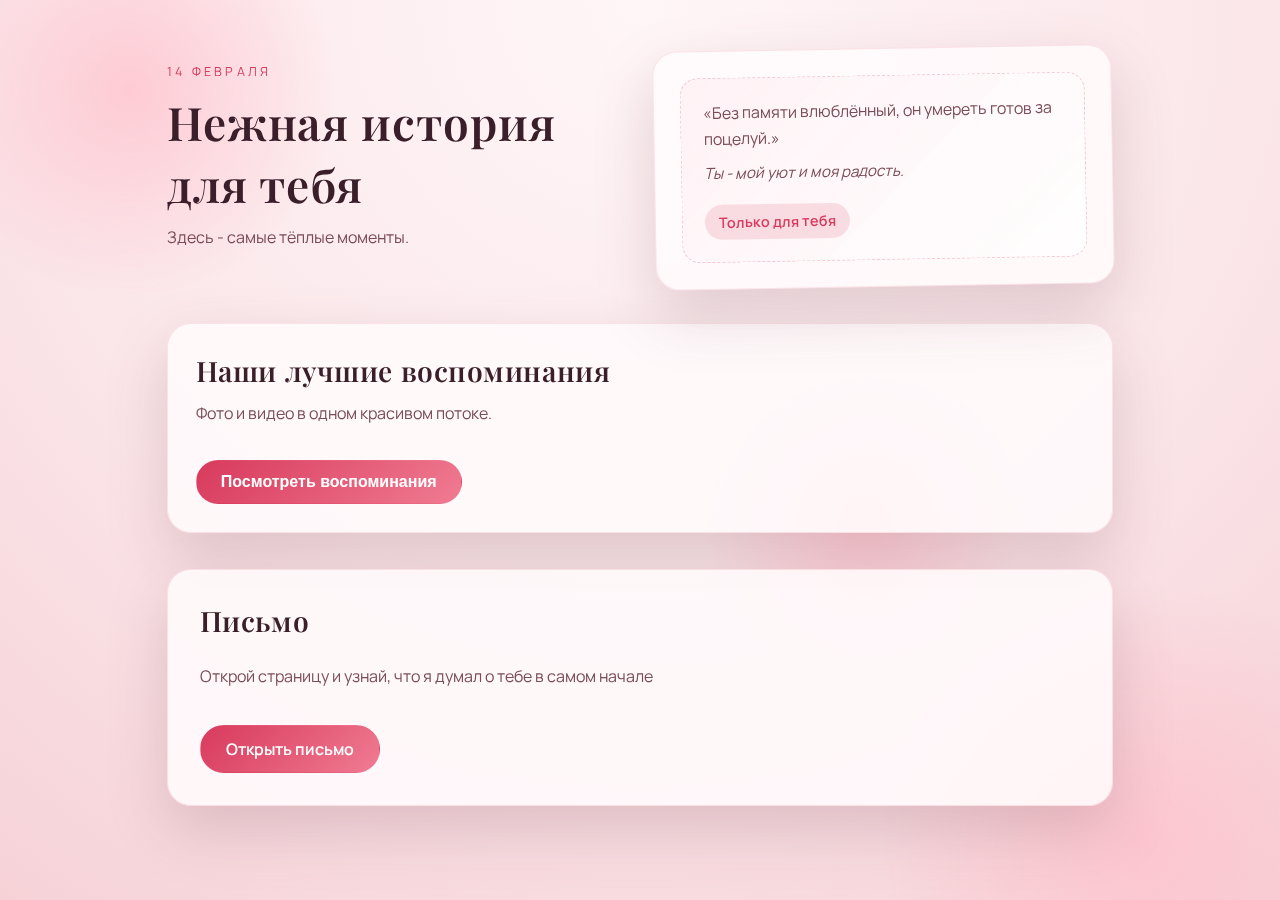
<file: index.html>
<!DOCTYPE html>
<html lang="ru">
<head>
  <meta charset="UTF-8" />
  <meta name="viewport" content="width=device-width, initial-scale=1.0" />
  <title>Приглашение на 14 февраля</title>
  <link rel="preconnect" href="https://fonts.googleapis.com" />
  <link rel="preconnect" href="https://fonts.gstatic.com" crossorigin />
  <link href="https://fonts.googleapis.com/css2?family=Manrope:wght@300;400;500;600;700&family=Playfair+Display:wght@500;600;700&display=swap" rel="stylesheet" />
  <link rel="stylesheet" href="style.css" />
</head>
<body>
  <div class="ambient">
    <span class="glow glow-1"></span>
    <span class="glow glow-2"></span>
    <span class="glow glow-3"></span>
  </div>

  <main class="app" id="app">
    <header class="hero">
      <div class="hero-text">
        <p class="eyebrow">14 февраля</p>
        <h1>Нежная история для тебя</h1>
        <p class="subtitle">
          Здесь - самые тёплые моменты.
        </p>
      </div>
      <div class="hero-card">
        <div class="hero-card-inner">
          <p class="card-text">«Без памяти влюблённый, он умереть готов за поцелуй.»</p>
          <p class="daily-note" id="daily-note"></p>
          <div class="stamp">Только для тебя</div>
        </div>
      </div>
    </header>

    <section class="memories">
      <div class="memories-head">
        <h2>Наши лучшие воспоминания</h2>
        <p>Фото и видео в одном красивом потоке.</p>
      </div>
      <button class="btn primary" id="open-reel-inline">Посмотреть воспоминания</button>
    </section>

    <section class="love-letter">
      <h2>Письмо</h2>
      <p>Открой страницу и узнай, что я думал о тебе в самом начале</p>
      <a class="btn primary" href="love.html">Открыть письмо</a>
    </section>
  </main>

  <div class="reel" id="reel" aria-hidden="true">
    <div class="reel-header">
      <div class="reel-title">Воспоминания</div>
      <button class="btn ghost" id="close-reel">Закрыть</button>
    </div>
    <div class="reel-progress">
      <div class="reel-progress-bar" id="reel-progress-bar"></div>
    </div>
    <div class="reel-track" id="reel-track"></div>
    <div class="reel-hint" id="reel-hint">Листай вниз</div>
  </div>

  <script src="script.js"></script>
</body>
</html>
</file>
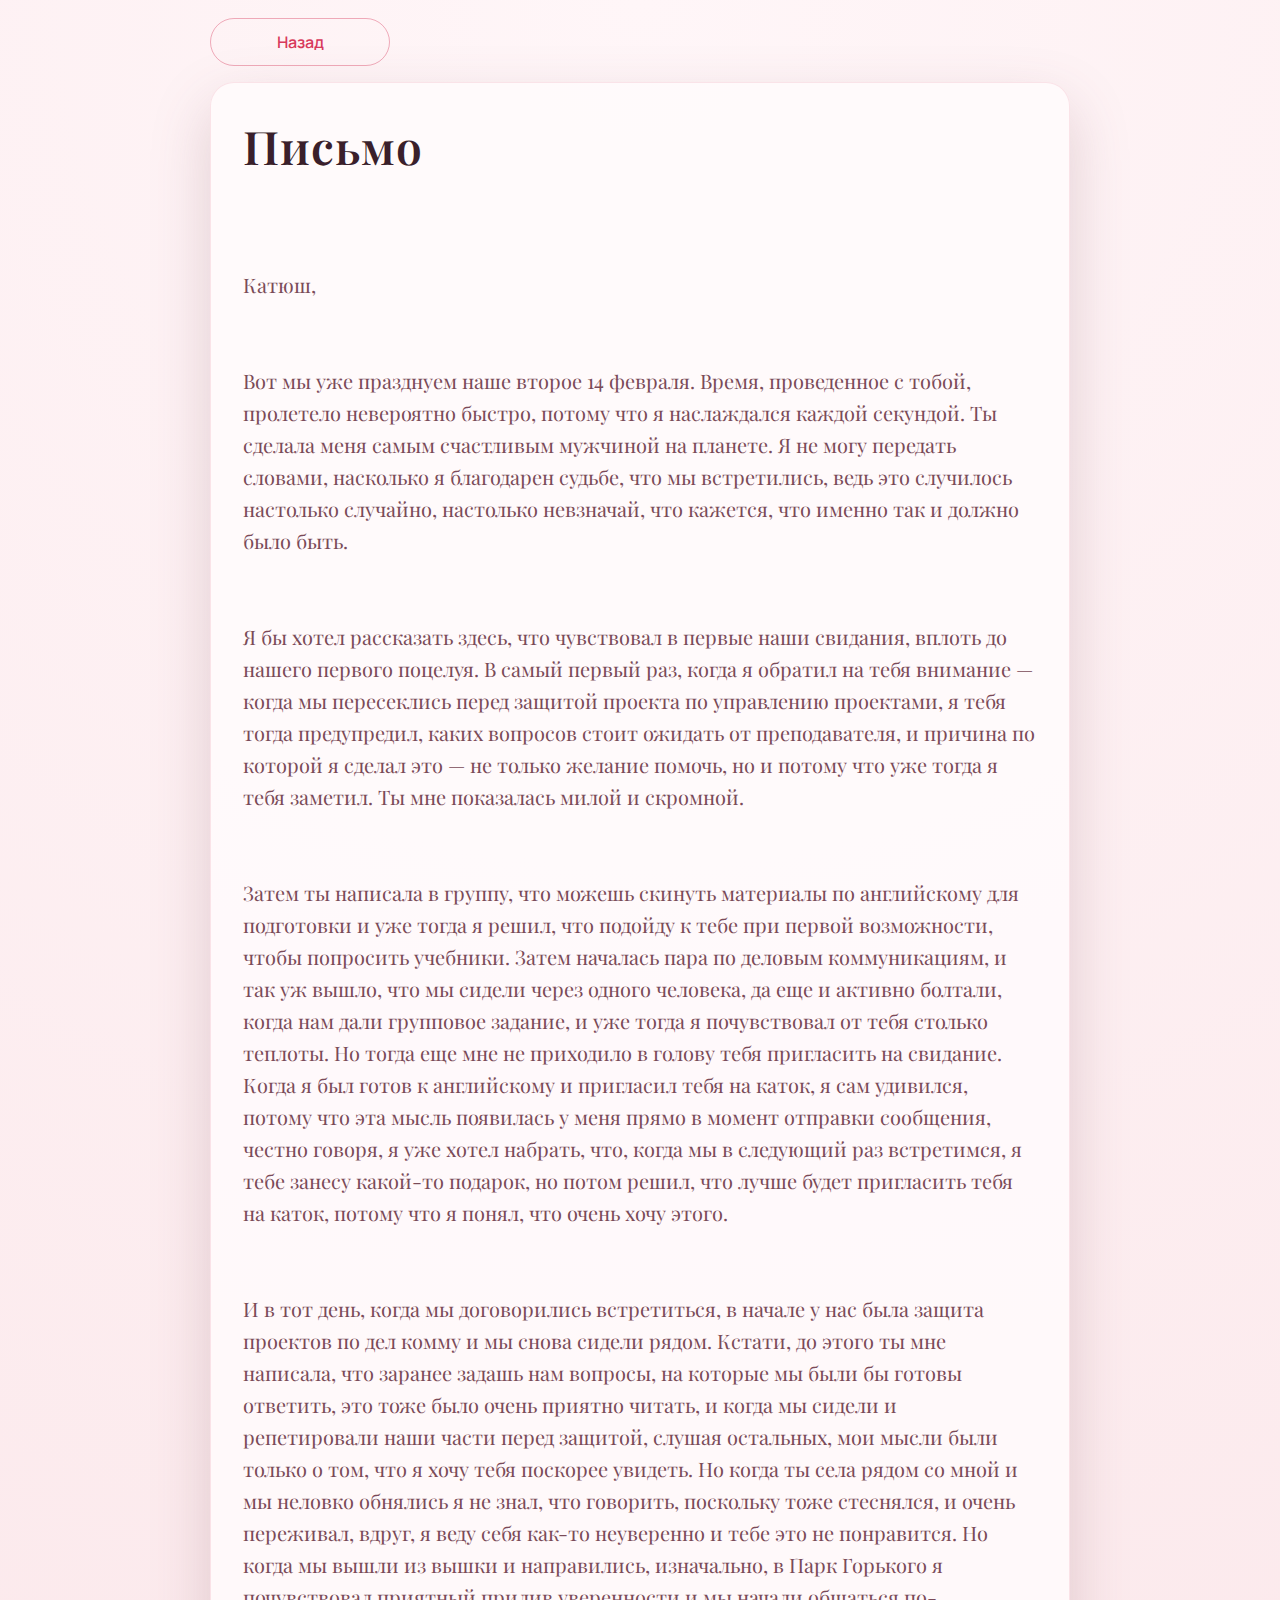
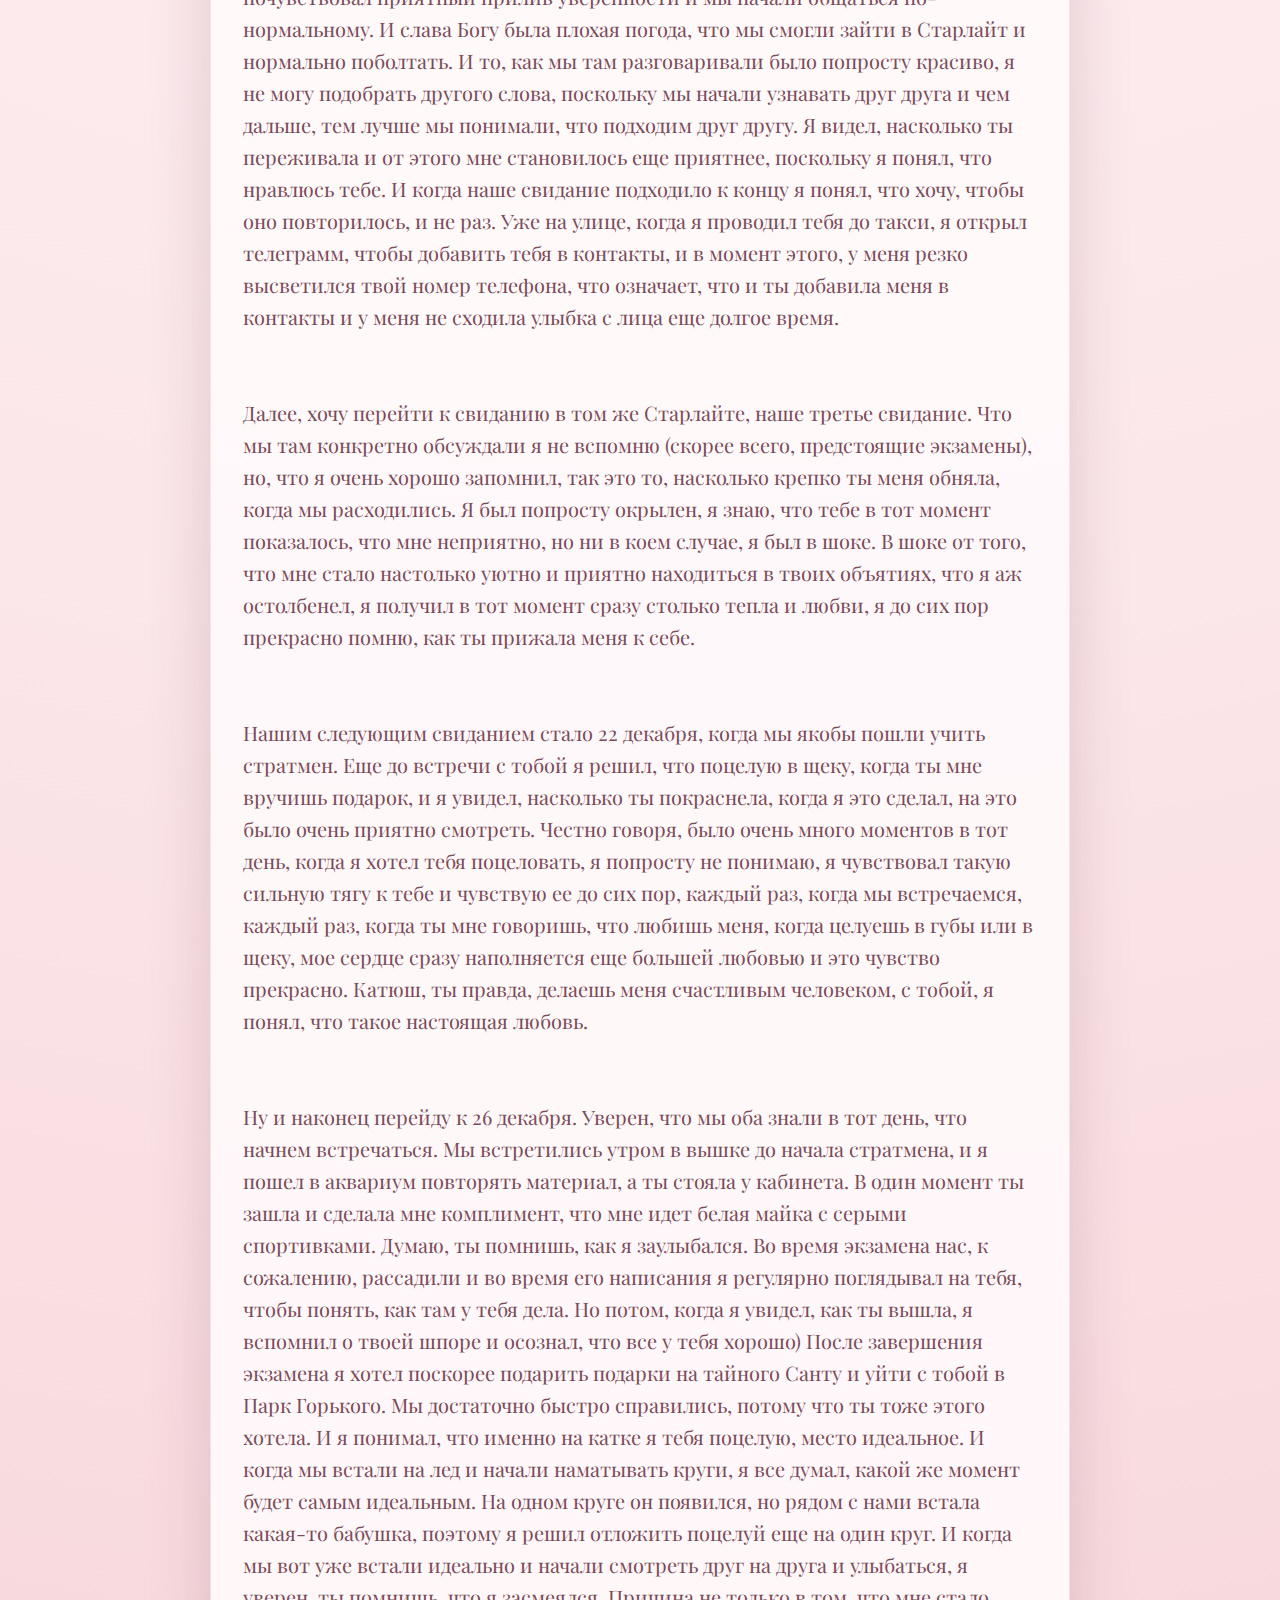
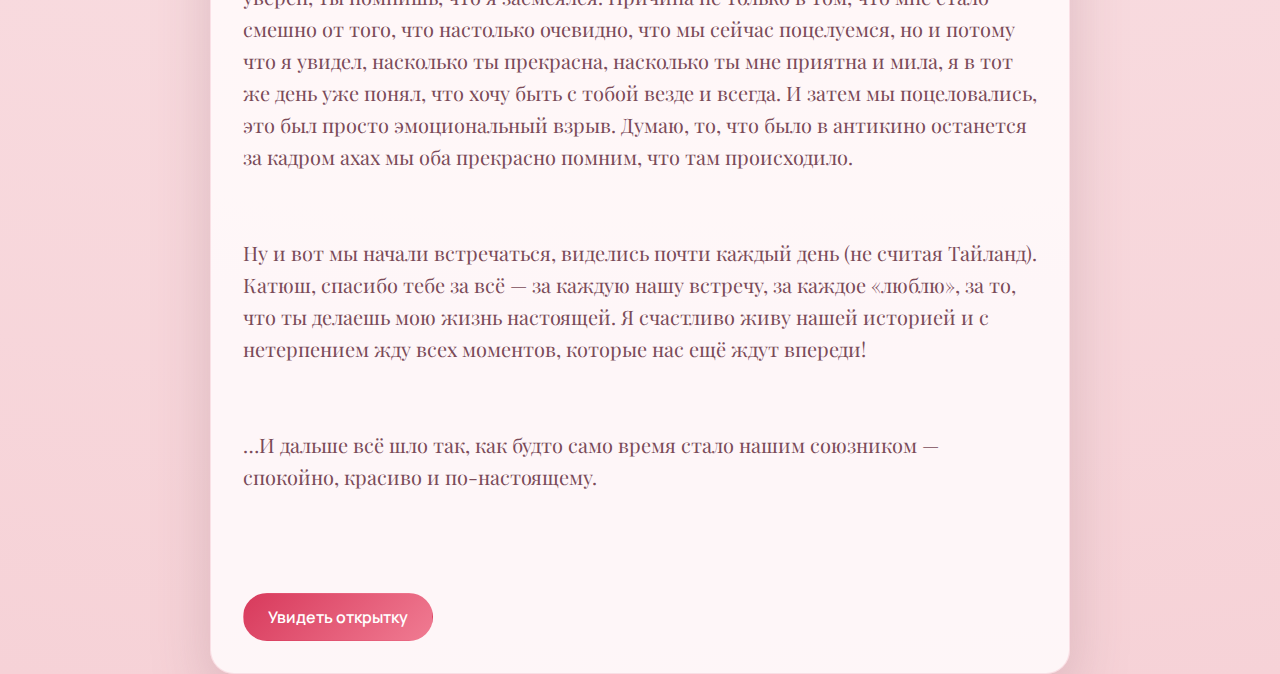
<file: love.html>
<!DOCTYPE html>
<html lang="ru">
<head>
  <meta charset="UTF-8" />
  <meta name="viewport" content="width=device-width, initial-scale=1.0" />
  <title>Признание</title>
  <link rel="preconnect" href="https://fonts.googleapis.com" />
  <link rel="preconnect" href="https://fonts.gstatic.com" crossorigin />
  <link href="https://fonts.googleapis.com/css2?family=Manrope:wght@300;400;500;600;700&family=Playfair+Display:wght@500;600;700&display=swap" rel="stylesheet" />
  <link rel="stylesheet" href="style.css" />
</head>
<body class="valentine-body">
  <main class="love-page">
    <a class="btn ghost back-link" href="index.html">Назад</a>
    <section class="love-letter">
      <h1>Письмо</h1>
      <div class="love-text" id="love-text">
        <p>Катюш,</p>
        <p>Вот мы уже празднуем наше второе 14 февраля. Время, проведенное с тобой, пролетело невероятно быстро, потому что я наслаждался каждой секундой. Ты сделала меня самым счастливым мужчиной на планете. Я не могу передать словами, насколько я благодарен судьбе, что мы встретились, ведь это случилось настолько случайно, настолько невзначай, что кажется, что именно так и должно было быть.</p>
        <p>Я бы хотел рассказать здесь, что чувствовал в первые наши свидания, вплоть до нашего первого поцелуя. В самый первый раз, когда я обратил на тебя внимание — когда мы пересеклись перед защитой проекта по управлению проектами, я тебя тогда предупредил, каких вопросов стоит ожидать от преподавателя, и причина по которой я сделал это — не только желание помочь, но и потому что уже тогда я тебя заметил. Ты мне показалась милой и скромной.</p>
        <p>Затем ты написала в группу, что можешь скинуть материалы по английскому для подготовки и уже тогда я решил, что подойду к тебе при первой возможности, чтобы попросить учебники. Затем началась пара по деловым коммуникациям, и так уж вышло, что мы сидели через одного человека, да еще и активно болтали, когда нам дали групповое задание, и уже тогда я почувствовал от тебя столько теплоты. Но тогда еще мне не приходило в голову тебя пригласить на свидание. Когда я был готов к английскому и пригласил тебя на каток, я сам удивился, потому что эта мысль появилась у меня прямо в момент отправки сообщения, честно говоря, я уже хотел набрать, что, когда мы в следующий раз встретимся, я тебе занесу какой-то подарок, но потом решил, что лучше будет пригласить тебя на каток, потому что я понял, что очень хочу этого.</p>
        <p>И в тот день, когда мы договорились встретиться, в начале у нас была защита проектов по дел комму и мы снова сидели рядом. Кстати, до этого ты мне написала, что заранее задашь нам вопросы, на которые мы были бы готовы ответить, это тоже было очень приятно читать, и когда мы сидели и репетировали наши части перед защитой, слушая остальных, мои мысли были только о том, что я хочу тебя поскорее увидеть. Но когда ты села рядом со мной и мы неловко обнялись я не знал, что говорить, поскольку тоже стеснялся, и очень переживал, вдруг, я веду себя как-то неуверенно и тебе это не понравится. Но когда мы вышли из вышки и направились, изначально, в Парк Горького я почувствовал приятный прилив уверенности и мы начали общаться по-нормальному. И слава Богу была плохая погода, что мы смогли зайти в Старлайт и нормально поболтать. И то, как мы там разговаривали было попросту красиво, я не могу подобрать другого слова, поскольку мы начали узнавать друг друга и чем дальше, тем лучше мы понимали, что подходим друг другу. Я видел, насколько ты переживала и от этого мне становилось еще приятнее, поскольку я понял, что нравлюсь тебе. И когда наше свидание подходило к концу я понял, что хочу, чтобы оно повторилось, и не раз. Уже на улице, когда я проводил тебя до такси, я открыл телеграмм, чтобы добавить тебя в контакты, и в момент этого, у меня резко высветился твой номер телефона, что означает, что и ты добавила меня в контакты и у меня не сходила улыбка с лица еще долгое время.</p>
        <p>Далее, хочу перейти к свиданию в том же Старлайте, наше третье свидание. Что мы там конкретно обсуждали я не вспомню (скорее всего, предстоящие экзамены), но, что я очень хорошо запомнил, так это то, насколько крепко ты меня обняла, когда мы расходились. Я был попросту окрылен, я знаю, что тебе в тот момент показалось, что мне неприятно, но ни в коем случае, я был в шоке. В шоке от того, что мне стало настолько уютно и приятно находиться в твоих объятиях, что я аж остолбенел, я получил в тот момент сразу столько тепла и любви, я до сих пор прекрасно помню, как ты прижала меня к себе.</p>
        <p>Нашим следующим свиданием стало 22 декабря, когда мы якобы пошли учить стратмен. Еще до встречи с тобой я решил, что поцелую в щеку, когда ты мне вручишь подарок, и я увидел, насколько ты покраснела, когда я это сделал, на это было очень приятно смотреть. Честно говоря, было очень много моментов в тот день, когда я хотел тебя поцеловать, я попросту не понимаю, я чувствовал такую сильную тягу к тебе и чувствую ее до сих пор, каждый раз, когда мы встречаемся, каждый раз, когда ты мне говоришь, что любишь меня, когда целуешь в губы или в щеку, мое сердце сразу наполняется еще большей любовью и это чувство прекрасно. Катюш, ты правда, делаешь меня счастливым человеком, с тобой, я понял, что такое настоящая любовь.</p>
        <p>Ну и наконец перейду к 26 декабря. Уверен, что мы оба знали в тот день, что начнем встречаться. Мы встретились утром в вышке до начала стратмена, и я пошел в аквариум повторять материал, а ты стояла у кабинета. В один момент ты зашла и сделала мне комплимент, что мне идет белая майка с серыми спортивками. Думаю, ты помнишь, как я заулыбался. Во время экзамена нас, к сожалению, рассадили и во время его написания я регулярно поглядывал на тебя, чтобы понять, как там у тебя дела. Но потом, когда я увидел, как ты вышла, я вспомнил о твоей шпоре и осознал, что все у тебя хорошо) После завершения экзамена я хотел поскорее подарить подарки на тайного Санту и уйти с тобой в Парк Горького. Мы достаточно быстро справились, потому что ты тоже этого хотела. И я понимал, что именно на катке я тебя поцелую, место идеальное. И когда мы встали на лед и начали наматывать круги, я все думал, какой же момент будет самым идеальным. На одном круге он появился, но рядом с нами встала какая-то бабушка, поэтому я решил отложить поцелуй еще на один круг. И когда мы вот уже встали идеально и начали смотреть друг на друга и улыбаться, я уверен, ты помнишь, что я засмеялся. Причина не только в том, что мне стало смешно от того, что настолько очевидно, что мы сейчас поцелуемся, но и потому что я увидел, насколько ты прекрасна, насколько ты мне приятна и мила, я в тот же день уже понял, что хочу быть с тобой везде и всегда. И затем мы поцеловались, это был просто эмоциональный взрыв. Думаю, то, что было в антикино останется за кадром ахах мы оба прекрасно помним, что там происходило.</p>
        <p>Ну и вот мы начали встречаться, виделись почти каждый день (не считая Тайланд). Катюш, спасибо тебе за всё — за каждую нашу встречу, за каждое «люблю», за то, что ты делаешь мою жизнь настоящей. Я счастливо живу нашей историей и с нетерпением жду всех моментов, которые нас ещё ждут впереди!</p>
        <p>…И дальше всё шло так, как будто само время стало нашим союзником — спокойно, красиво и по-настоящему.</p>
      </div>
      <a class="btn primary" href="valentine.html">Увидеть открытку</a>
    </section>
  </main>
  <script src="script.js"></script>
</body>
</html>
</file>
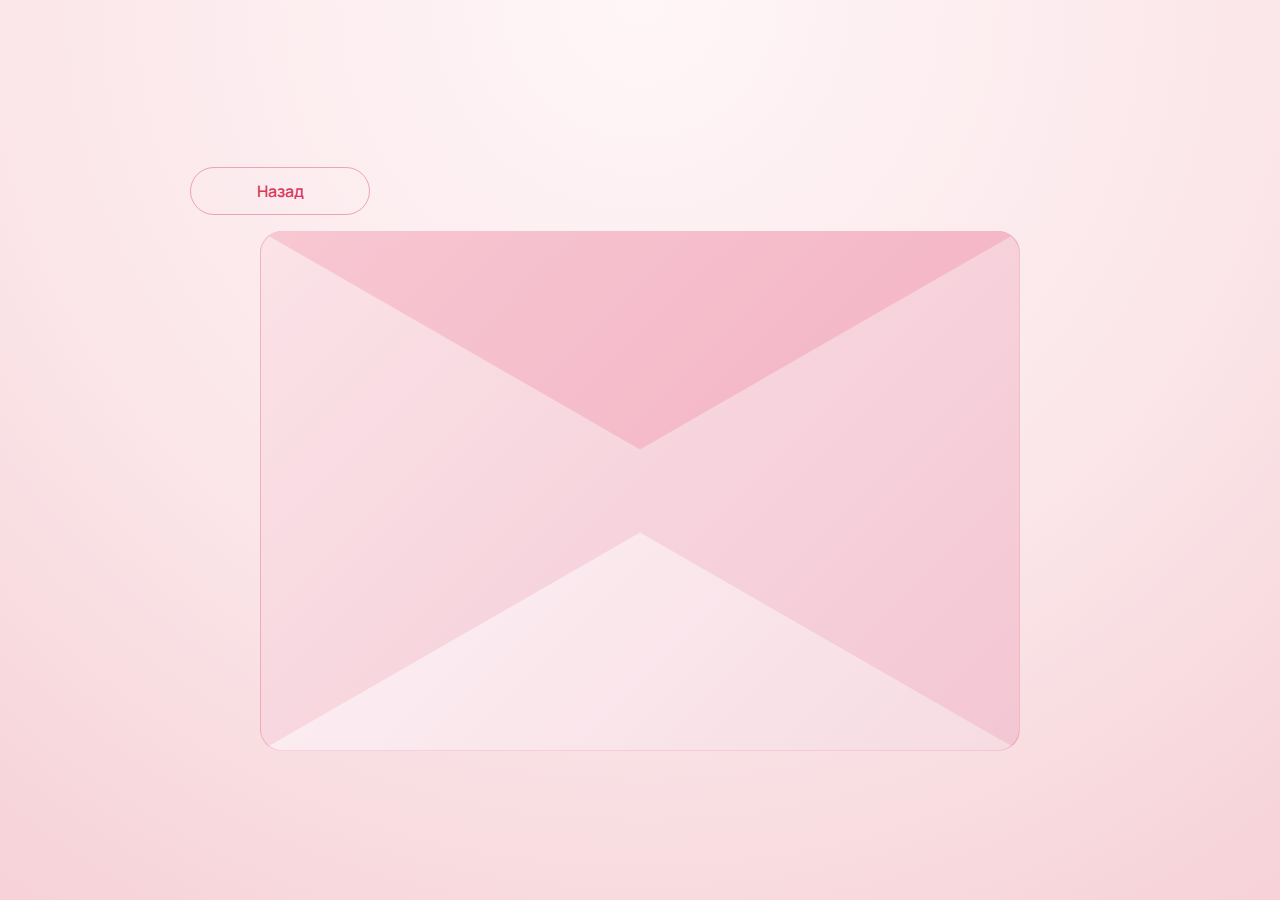
<file: valentine.html>
<!DOCTYPE html>
<html lang="ru">
<head>
  <meta charset="UTF-8" />
  <meta name="viewport" content="width=device-width, initial-scale=1.0" />
  <title>Письмо</title>
  <link rel="preconnect" href="https://fonts.googleapis.com" />
  <link rel="preconnect" href="https://fonts.gstatic.com" crossorigin />
  <link href="https://fonts.googleapis.com/css2?family=Manrope:wght@300;400;500;600;700&family=Playfair+Display:wght@500;600;700&family=Caveat:wght@400;500;600&display=swap" rel="stylesheet" />
  <link rel="stylesheet" href="style.css" />
</head>
<body class="valentine-body">
  <main class="valentine-full">
    <a class="btn ghost back-link" href="index.html">Назад</a>
    <div class="v-envelope" id="v-envelope">
      <div class="v-envelope-back"></div>
      <div class="v-envelope-flap"></div>
      <div class="v-envelope-front"></div>
      <div class="v-paper" id="v-paper">
        <div class="v-paper-inner">
          <div class="v-text" id="v-text" data-message="Катюш, ты будешь моей валентинкой?"></div>
    <div class="v-actions" id="v-actions">
      <button class="btn primary v-yes">Да!</button>
      <button class="btn ghost v-yes">Да !!</button>
    </div>
  </div>
  <div class="v-popup" id="v-popup" aria-hidden="true">
    <div class="v-popup-card">
      <h2>Катюш, я тебя безумно сильно люблю!</h2>
      <p>С днем Святого Валентина!</p>
      <button class="btn primary" id="v-popup-close">Закрыть</button>
    </div>
  </div>
      </div>
    </div>
    <!-- hint removed -->
  </main>
  <script src="script.js"></script>
</body>
</html>
</file>
<file: style.css>
:root {
  --bg: #fbe7ea;
  --bg-deep: #f6d2d7;
  --ink: #3a1f2b;
  --muted: #7a4b58;
  --accent: #d83a5c;
  --accent-soft: #f07b92;
  --card: rgba(255, 250, 252, 0.88);
  --shadow: 0 24px 60px rgba(122, 75, 88, 0.22);
  --radius: 24px;
  --glow: rgba(255, 190, 202, 0.7);
}

* {
  box-sizing: border-box;
  margin: 0;
  padding: 0;
}

body {
  font-family: "Manrope", sans-serif;
  color: var(--ink);
  min-height: 100vh;
  background: radial-gradient(circle at top, #fff6f8, var(--bg) 55%, var(--bg-deep));
  overflow-x: hidden;
}

h1,
h2,
h3 {
  font-family: "Playfair Display", serif;
  font-weight: 600;
  letter-spacing: 0.02em;
}

h1 {
  font-size: clamp(2.2rem, 3.6vw, 3.8rem);
  margin-bottom: 0.6rem;
}

h2 {
  font-size: clamp(1.6rem, 2.2vw, 2.4rem);
  margin-bottom: 0.4rem;
}

p {
  color: var(--muted);
  line-height: 1.6;
}

.ambient {
  position: fixed;
  inset: 0;
  pointer-events: none;
  z-index: 0;
}

.glow {
  position: absolute;
  border-radius: 50%;
  filter: blur(0px);
  background: radial-gradient(circle, var(--glow), transparent 70%);
  animation: floatGlow 14s ease-in-out infinite;
}

.glow-1 {
  width: 420px;
  height: 420px;
  top: -120px;
  left: -80px;
}

.glow-2 {
  width: 520px;
  height: 520px;
  bottom: -200px;
  right: -120px;
  animation-delay: -4s;
}

.glow-3 {
  width: 320px;
  height: 320px;
  top: 40%;
  right: 20%;
  animation-delay: -8s;
}

.app {
  position: relative;
  z-index: 1;
  padding: 48px min(6vw, 80px) 80px;
  max-width: 1100px;
  margin: 0 auto;
  display: grid;
  gap: 36px;
}

.hero {
  display: grid;
  gap: 28px;
  grid-template-columns: repeat(auto-fit, minmax(260px, 1fr));
  align-items: center;
}

.eyebrow {
  text-transform: uppercase;
  font-size: 0.78rem;
  letter-spacing: 0.26em;
  color: var(--accent);
  margin-bottom: 0.6rem;
}

.subtitle {
  margin-bottom: 1.4rem;
}

.hero-card {
  background: var(--card);
  padding: 26px;
  border-radius: var(--radius);
  box-shadow: var(--shadow);
  border: 1px solid rgba(216, 58, 92, 0.12);
  transform: rotate(-1deg);
}

.hero-card-inner {
  background: linear-gradient(135deg, rgba(255, 241, 245, 0.9), rgba(255, 255, 255, 0.8));
  padding: 22px;
  border-radius: 18px;
  border: 1px dashed rgba(216, 58, 92, 0.25);
}

.card-title {
  font-weight: 700;
  color: var(--accent);
  margin-bottom: 0.4rem;
}

.daily-note {
  margin-top: 10px;
  font-size: 0.95rem;
  color: var(--muted);
  font-style: italic;
}

.stamp {
  margin-top: 18px;
  padding: 8px 14px;
  display: inline-block;
  border-radius: 999px;
  background: rgba(216, 58, 92, 0.15);
  color: var(--accent);
  font-size: 0.9rem;
  font-weight: 600;
}

.progress {
  display: flex;
  justify-content: center;
  gap: 8px;
}

.dot {
  width: 10px;
  height: 10px;
  border-radius: 50%;
  background: rgba(216, 58, 92, 0.2);
  transition: transform 0.3s ease, background 0.3s ease;
}

.dot.active {
  background: var(--accent);
  transform: scale(1.2);
}

.steps {
  display: grid;
  gap: 20px;
}

.valentine {
  background: var(--card);
  border-radius: var(--radius);
  padding: 32px;
  box-shadow: var(--shadow);
  border: 1px solid rgba(216, 58, 92, 0.12);
  display: grid;
  gap: 12px;
  justify-items: center;
  text-align: center;
}

.love-letter {
  background: var(--card);
  border-radius: var(--radius);
  padding: 32px;
  box-shadow: var(--shadow);
  border: 1px solid rgba(216, 58, 92, 0.12);
  display: grid;
  gap: 18px;
  justify-items: start;
  text-align: left;
}

.love-card {
  width: min(720px, 92vw);
  background: linear-gradient(135deg, #fff8fa, #f8e0e7);
  border-radius: 22px;
  border: 1px solid rgba(216, 58, 92, 0.18);
  box-shadow: var(--shadow);
  padding: clamp(18px, 3vw, 28px);
  cursor: pointer;
  transition: transform 0.25s ease;
}

.love-card:hover {
  transform: translateY(-2px);
}

.love-card-front h2 {
  margin-bottom: 6px;
}

.love-card-back {
  display: none;
  margin-top: 10px;
}

.love-card.open .love-card-back {
  display: block;
}

.love-card.open .love-card-front {
  display: none;
}

.love-text {
  font-family: "Playfair Display", serif;
  font-size: clamp(1rem, 2.1vw, 1.25rem);
  color: var(--ink);
  line-height: 1.6;
  text-align: left;
  white-space: pre-wrap;
}

.love-page {
  width: min(860px, 92vw);
  display: grid;
  gap: 16px;
}

.love-page .love-letter {
  width: 100%;
  justify-items: start;
  text-align: left;
}

.valentine-body {
  margin: 0;
  min-height: 100vh;
  display: grid;
  place-items: center;
  background: radial-gradient(circle at top, #fff6f8, var(--bg) 55%, var(--bg-deep));
}

.valentine-full {
  width: min(900px, 92vw);
  display: grid;
  place-items: center;
  gap: 16px;
  text-align: center;
  position: relative;
}

.back-link {
  justify-self: start;
}

.valentine-hint {
  color: var(--muted);
  font-size: 0.95rem;
}

.v-envelope {
  position: relative;
  width: min(760px, 92vw);
  height: min(70vh, 520px);
  cursor: pointer;
  perspective: 1000px;
  overflow: visible;
  padding-top: 70px;
}

.v-envelope-back,
.v-envelope-front {
  position: absolute;
  inset: 0;
  border-radius: 22px;
  border: 1px solid rgba(216, 58, 92, 0.2);
}

.v-envelope-back {
  background: linear-gradient(135deg, #fff8fb, #f6dbe2);
  z-index: 1;
}

.v-envelope-front {
  background: linear-gradient(135deg, #fbe3e8, #f3c6d3);
  clip-path: polygon(0 100%, 50% 58%, 100% 100%, 100% 0, 0 0);
  z-index: 2;
}

.v-envelope-flap {
  position: absolute;
  left: 0;
  right: 0;
  top: 0;
  bottom: 40%;
  background: linear-gradient(135deg, #f7c7d2, #f3b1c3);
  clip-path: polygon(0 0, 100% 0, 50% 70%);
  border-radius: 22px;
  transform-origin: top center;
  transition: transform 0.7s ease;
  z-index: 5;
}

.v-paper {
  position: absolute;
  left: 6%;
  right: 6%;
  top: 8%;
  bottom: 22%;
  z-index: 6;
  transform: translateY(35%);
  opacity: 0;
  transition: transform 0.9s ease, opacity 0.6s ease;
  transition-delay: 0s;
}

.v-paper-inner {
  width: 100%;
  height: 100%;
  background: #fffdfd;
  border-radius: 16px;
  border: 1px solid rgba(216, 58, 92, 0.2);
  padding: clamp(18px, 3vw, 32px);
  box-shadow: 0 18px 40px rgba(122, 75, 88, 0.2);
  overflow-y: auto;
  clip-path: polygon(0 0, 100% 0, 100% 100%, 0 100%);
}

.v-actions {
  display: flex;
  gap: 12px;
  opacity: 0;
  pointer-events: none;
  transform: translateY(8px);
  transition: opacity 0.3s ease, transform 0.3s ease;
  justify-content: center;
  margin-top: 10px;
}

.v-actions.show {
  opacity: 1;
  pointer-events: auto;
  transform: translateY(0);
}

.v-popup {
  position: fixed;
  inset: 0;
  background: rgba(58, 31, 43, 0.55);
  display: none;
  align-items: center;
  justify-content: center;
  z-index: 2000;
  padding: 24px;
  opacity: 0;
  transition: opacity 0.25s ease;
}

.v-popup.show {
  display: flex;
  opacity: 1;
}

.v-popup-card {
  background: #fffafc;
  border-radius: 22px;
  padding: 28px 24px;
  text-align: center;
  max-width: 520px;
  width: 100%;
  box-shadow: 0 18px 40px rgba(58, 31, 43, 0.18);
  border: 1px solid rgba(216, 58, 92, 0.2);
  display: grid;
  gap: 10px;
  transform: scale(0.92);
  opacity: 0;
  transition: transform 0.28s ease, opacity 0.28s ease;
}

.v-popup.show .v-popup-card {
  transform: scale(1);
  opacity: 1;
}

.v-firework {
  position: absolute;
  left: 50%;
  top: 50%;
  width: 12px;
  height: 12px;
  transform: translate(-50%, -50%);
  z-index: 999;
  pointer-events: none;
}

.v-firework-dot {
  position: absolute;
  width: 6px;
  height: 6px;
  background: var(--accent);
  border-radius: 50%;
  animation: firework 1.6s ease-out forwards;
}

.v-text {
  font-family: "Caveat", cursive;
  font-size: clamp(1.1rem, 2.1vw, 1.45rem);
  line-height: 1.45;
  color: var(--ink);
  white-space: pre-wrap;
  position: relative;
  clip-path: inset(0 100% 0 0);
  margin-bottom: 16px;
}

.v-text.writing {
  animation: handwrite 3.6s linear forwards;
}

.v-text.writing::after {
  content: "";
  position: absolute;
  right: -6px;
  top: 0;
  width: 6px;
  height: 100%;
  background: linear-gradient(180deg, transparent, rgba(216, 58, 92, 0.5), transparent);
  animation: pen 2.1s linear forwards;
}

.v-envelope.open .v-envelope-flap {
  transform: rotateX(110deg);
}

.v-envelope.open .v-paper {
  transform: translateY(-38%);
  opacity: 1;
  transition-delay: 0.45s;
}

.v-actions {
  display: flex;
  gap: 12px;
}

.v-celebrate {
  margin-top: 10px;
  padding: 14px 18px;
  border-radius: 16px;
  background: rgba(255, 255, 255, 0.92);
  border: 1px dashed rgba(216, 58, 92, 0.3);
  display: none;
  text-align: center;
}

.v-celebrate.active {
  display: grid;
  gap: 6px;
  animation: popIn 0.35s ease;
}


.v-envelope.open .v-text {
  clip-path: inset(0 0 0 0);
}
.memories {
  background: var(--card);
  border-radius: var(--radius);
  padding: 28px;
  box-shadow: var(--shadow);
  border: 1px solid rgba(216, 58, 92, 0.12);
  display: grid;
  gap: 16px;
}

.memories-head {
  display: grid;
  gap: 6px;
}

.reel {
  position: fixed;
  inset: 0;
  height: 100svh;
  background: rgba(250, 235, 240, 0.96);
  backdrop-filter: blur(6px);
  display: none;
  flex-direction: column;
  z-index: 20;
  overflow: hidden;
  min-height: 0;
}

.reel.active {
  display: flex;
}

.reel-header {
  display: flex;
  justify-content: space-between;
  align-items: center;
  padding: 16px 20px;
  position: sticky;
  top: 0;
  background: rgba(250, 235, 240, 0.98);
  z-index: 3;
}

.reel-progress {
  height: 4px;
  background: rgba(216, 58, 92, 0.12);
  margin: 0 20px 8px;
  border-radius: 999px;
  overflow: hidden;
  position: sticky;
  top: 56px;
  z-index: 3;
  background-clip: padding-box;
}

.reel-progress-bar {
  height: 100%;
  width: 0%;
  background: linear-gradient(90deg, var(--accent), var(--accent-soft));
  border-radius: 999px;
  transition: width 0.2s ease;
}

.reel-title {
  font-weight: 600;
  color: var(--accent);
}

.reel-track {
  flex: 1 1 0;
  min-height: 0;
  overflow-y: scroll;
  scroll-snap-type: y mandatory;
  overscroll-behavior: contain;
  -webkit-overflow-scrolling: touch;
  touch-action: pan-y;
}

.reel-hint {
  position: absolute;
  left: 50%;
  bottom: 22px;
  transform: translateX(-50%);
  background: rgba(58, 31, 43, 0.55);
  color: #fff;
  padding: 8px 14px;
  border-radius: 999px;
  font-size: 0.9rem;
  display: flex;
  align-items: center;
  gap: 8px;
  z-index: 2;
  animation: hintPulse 1.8s ease-in-out infinite;
}

.reel-hint::after {
  content: "↓";
  font-weight: 700;
}

.reel-unmute {
  position: absolute;
  top: 16px;
  right: 16px;
  background: rgba(58, 31, 43, 0.55);
  color: #fff;
  padding: 6px 10px;
  border-radius: 999px;
  font-size: 0.85rem;
}

.reel-slide {
  height: 100svh;
  min-height: 100vh;
  scroll-snap-align: start;
  display: grid;
  place-items: center;
  padding: 32px 16px 80px;
}

.reel-media {
  width: min(520px, 92vw);
  height: min(78vh, 720px);
  border-radius: 20px;
  background: rgba(255, 255, 255, 0.9);
  border: 1px solid rgba(216, 58, 92, 0.15);
  overflow: hidden;
  position: relative;
  box-shadow: var(--shadow);
}

.reel-media img,
.reel-media video {
  width: 100%;
  height: 100%;
  object-fit: contain;
  display: block;
  background: #111;
  -webkit-user-drag: none;
  user-select: none;
  pointer-events: none;
}

.reel-caption {
  position: absolute;
  bottom: 14px;
  left: 14px;
  right: 14px;
  color: #fff;
  background: rgba(58, 31, 43, 0.45);
  padding: 10px 12px;
  border-radius: 12px;
  font-size: 0.95rem;
}

.story-caption {
  font-size: 0.95rem;
  color: var(--muted);
}

.story-note {
  font-size: 0.9rem;
  color: var(--muted);
}

.step {
  background: var(--card);
  border-radius: var(--radius);
  padding: 28px;
  box-shadow: var(--shadow);
  border: 1px solid rgba(216, 58, 92, 0.12);
  opacity: 0;
  transform: translateY(16px);
  pointer-events: none;
  transition: opacity 0.4s ease, transform 0.4s ease;
}

.step.active {
  opacity: 1;
  transform: translateY(0);
  pointer-events: auto;
}

.btn {
  margin-top: 18px;
  padding: 12px 24px;
  border-radius: 999px;
  border: 1px solid transparent;
  background: rgba(216, 58, 92, 0.12);
  color: var(--accent);
  font-weight: 600;
  font-size: 1rem;
  cursor: pointer;
  transition: transform 0.2s ease, box-shadow 0.2s ease, background 0.2s ease;
  text-decoration: none;
  display: inline-flex;
  align-items: center;
  justify-content: center;
  min-width: 180px;
  width: fit-content;
  align-self: start;
}

.btn:hover {
  transform: translateY(-2px);
  box-shadow: 0 10px 20px rgba(216, 58, 92, 0.2);
}

.btn:disabled {
  opacity: 0.5;
  cursor: not-allowed;
  box-shadow: none;
  transform: none;
}

.btn.primary {
  --scale: 1;
  background: linear-gradient(135deg, var(--accent), var(--accent-soft));
  color: #fff;
  transform: scale(var(--scale));
}

.btn.primary:hover {
  transform: scale(var(--scale)) translateY(-2px);
}

.btn.ghost {
  background: transparent;
  border: 1px solid rgba(216, 58, 92, 0.4);
}

.mini-game {
  margin-top: 16px;
  display: grid;
  gap: 12px;
}

.input-game {
  margin-top: 14px;
  display: flex;
  flex-wrap: wrap;
  gap: 10px;
  align-items: center;
}

.input {
  padding: 12px 16px;
  border-radius: 14px;
  border: 1px solid rgba(216, 58, 92, 0.25);
  background: rgba(255, 255, 255, 0.9);
  font-size: 1rem;
  min-width: 180px;
  color: var(--ink);
  transition: border-color 0.2s ease, box-shadow 0.2s ease;
}

.input:focus {
  outline: 2px solid rgba(216, 58, 92, 0.25);
  border-color: rgba(216, 58, 92, 0.4);
}

.input.error {
  border-color: rgba(216, 58, 92, 0.7);
  box-shadow: 0 0 0 2px rgba(216, 58, 92, 0.15);
  animation: shake 0.35s ease;
}

.choice-grid {
  display: grid;
  gap: 16px;
  margin-top: 14px;
}

.choice-block {
  display: grid;
  gap: 8px;
}

.choice-title {
  font-weight: 600;
  color: var(--muted);
}

.chips {
  display: flex;
  flex-wrap: wrap;
  gap: 10px;
}

.chip {
  border-radius: 999px;
  border: 1px solid rgba(216, 58, 92, 0.2);
  padding: 10px 18px;
  background: rgba(255, 255, 255, 0.9);
  cursor: pointer;
  font-weight: 600;
  color: var(--muted);
  transition: transform 0.2s ease, box-shadow 0.2s ease;
}

.chip:hover {
  transform: translateY(-2px);
  box-shadow: 0 10px 20px rgba(216, 58, 92, 0.2);
}

.chip.correct {
  background: rgba(216, 58, 92, 0.15);
  color: var(--accent);
  border-color: rgba(216, 58, 92, 0.4);
}
.playfield {
  position: relative;
  background: linear-gradient(120deg, rgba(255, 255, 255, 0.9), rgba(255, 233, 238, 0.9));
  border-radius: 18px;
  min-height: 180px;
  overflow: hidden;
  border: 1px solid rgba(216, 58, 92, 0.15);
}

.heart {
  position: absolute;
  width: 34px;
  height: 34px;
  background: var(--accent);
  transform: rotate(-45deg);
  border-radius: 6px;
  cursor: pointer;
  animation: floatHeart 4s ease-in-out infinite;
}

.heart::before,
.heart::after {
  content: "";
  position: absolute;
  width: 34px;
  height: 34px;
  background: var(--accent);
  border-radius: 50%;
}

.heart::before {
  top: -17px;
  left: 0;
}

.heart::after {
  left: 17px;
  top: 0;
}

.letter-game {
  display: flex;
  gap: 12px;
  margin-top: 14px;
}

.letter {
  width: 64px;
  height: 64px;
  border-radius: 18px;
  border: 1px solid rgba(216, 58, 92, 0.3);
  font-size: 1.6rem;
  font-weight: 700;
  background: rgba(255, 255, 255, 0.9);
  color: var(--accent);
  cursor: pointer;
  transition: transform 0.2s ease, box-shadow 0.2s ease;
}

.letter:hover {
  transform: translateY(-2px);
  box-shadow: 0 10px 20px rgba(216, 58, 92, 0.2);
}

.letter-output {
  margin-top: 12px;
  font-size: 1.4rem;
  letter-spacing: 0.4em;
  color: var(--accent);
}

.cards {
  display: grid;
  grid-template-columns: repeat(auto-fit, minmax(160px, 1fr));
  gap: 12px;
  margin-top: 16px;
}

.card {
  padding: 18px;
  border-radius: 18px;
  background: rgba(255, 255, 255, 0.92);
  border: 1px solid rgba(216, 58, 92, 0.2);
  cursor: pointer;
  font-weight: 600;
  color: var(--muted);
  transition: transform 0.2s ease, box-shadow 0.2s ease;
}

.card:hover {
  transform: translateY(-3px);
  box-shadow: 0 12px 20px rgba(216, 58, 92, 0.18);
}

.card.correct {
  border-color: var(--accent);
  color: var(--accent);
  background: rgba(255, 233, 238, 0.9);
}

.hint {
  margin-top: 12px;
  font-size: 0.95rem;
  color: var(--muted);
}

.final-actions {
  display: flex;
  gap: 12px;
  flex-wrap: wrap;
  margin-top: 16px;
}

.gift {
  margin-top: 16px;
  padding: 16px 18px;
  border-radius: 18px;
  background: rgba(255, 255, 255, 0.95);
  border: 1px dashed rgba(216, 58, 92, 0.3);
  display: none;
  gap: 8px;
}

.gift.active {
  display: grid;
}

.gift-title {
  font-weight: 700;
  color: var(--accent);
}

.gift-small {
  font-size: 0.9rem;
  color: var(--muted);
}

.final-message {
  margin-top: 18px;
  padding: 20px;
  border-radius: 18px;
  background: rgba(255, 255, 255, 0.95);
  border: 1px dashed rgba(216, 58, 92, 0.3);
  display: none;
}

.final-message.active {
  display: grid;
  gap: 12px;
  animation: popIn 0.4s ease;
}

.confetti-heart {
  position: fixed;
  top: -10px;
  width: 18px;
  height: 18px;
  background: var(--accent);
  transform: rotate(-45deg);
  border-radius: 4px;
  animation: confettiFall 2.2s ease forwards;
  z-index: 5;
}

.confetti-heart::before,
.confetti-heart::after {
  content: "";
  position: absolute;
  width: 18px;
  height: 18px;
  background: var(--accent);
  border-radius: 50%;
}

.confetti-heart::before {
  top: -9px;
  left: 0;
}

.confetti-heart::after {
  left: 9px;
  top: 0;
}

.shake {
  animation: shake 0.35s ease;
}

@keyframes floatGlow {
  0%, 100% {
    transform: translateY(0);
  }
  50% {
    transform: translateY(20px);
  }
}

@keyframes floatHeart {
  0%, 100% {
    transform: translateY(0) rotate(-45deg);
  }
  50% {
    transform: translateY(-10px) rotate(-45deg);
  }
}

@keyframes popIn {
  from {
    transform: scale(0.96);
    opacity: 0;
  }
  to {
    transform: scale(1);
    opacity: 1;
  }
}

@keyframes confettiFall {
  0% {
    transform: translateY(0) rotate(-45deg);
    opacity: 1;
  }
  100% {
    transform: translateY(110vh) rotate(160deg);
    opacity: 0;
  }
}

@keyframes hintPulse {
  0%, 100% {
    transform: translateX(-50%) translateY(0);
    opacity: 0.9;
  }
  50% {
    transform: translateX(-50%) translateY(-6px);
    opacity: 1;
  }
}

@keyframes handwrite {
  from {
    clip-path: inset(0 100% 0 0);
  }
  to {
    clip-path: inset(0 0 0 0);
  }
}

@keyframes pen {
  from {
    transform: translateX(-100%);
  }
  to {
    transform: translateX(0%);
  }
}

@keyframes firework {
  0% {
    transform: translate(0, 0) scale(1);
    opacity: 1;
  }
  100% {
    transform: translate(var(--dx), var(--dy)) scale(0.2);
    opacity: 0;
  }
}
@keyframes shake {
  0%, 100% {
    transform: translateX(0);
  }
  25% {
    transform: translateX(-6px);
  }
  50% {
    transform: translateX(6px);
  }
  75% {
    transform: translateX(-4px);
  }
}

@media (max-width: 720px) {
  .app {
    padding: 36px 20px 60px;
  }

  .hero-card {
    transform: none;
  }

  .final-actions {
    flex-direction: column;
    align-items: stretch;
  }

  .letter-game {
    justify-content: center;
  }

  .v-actions .btn {
    min-width: 140px;
    padding: 10px 18px;
    font-size: 0.95rem;
  }
}
</file>
